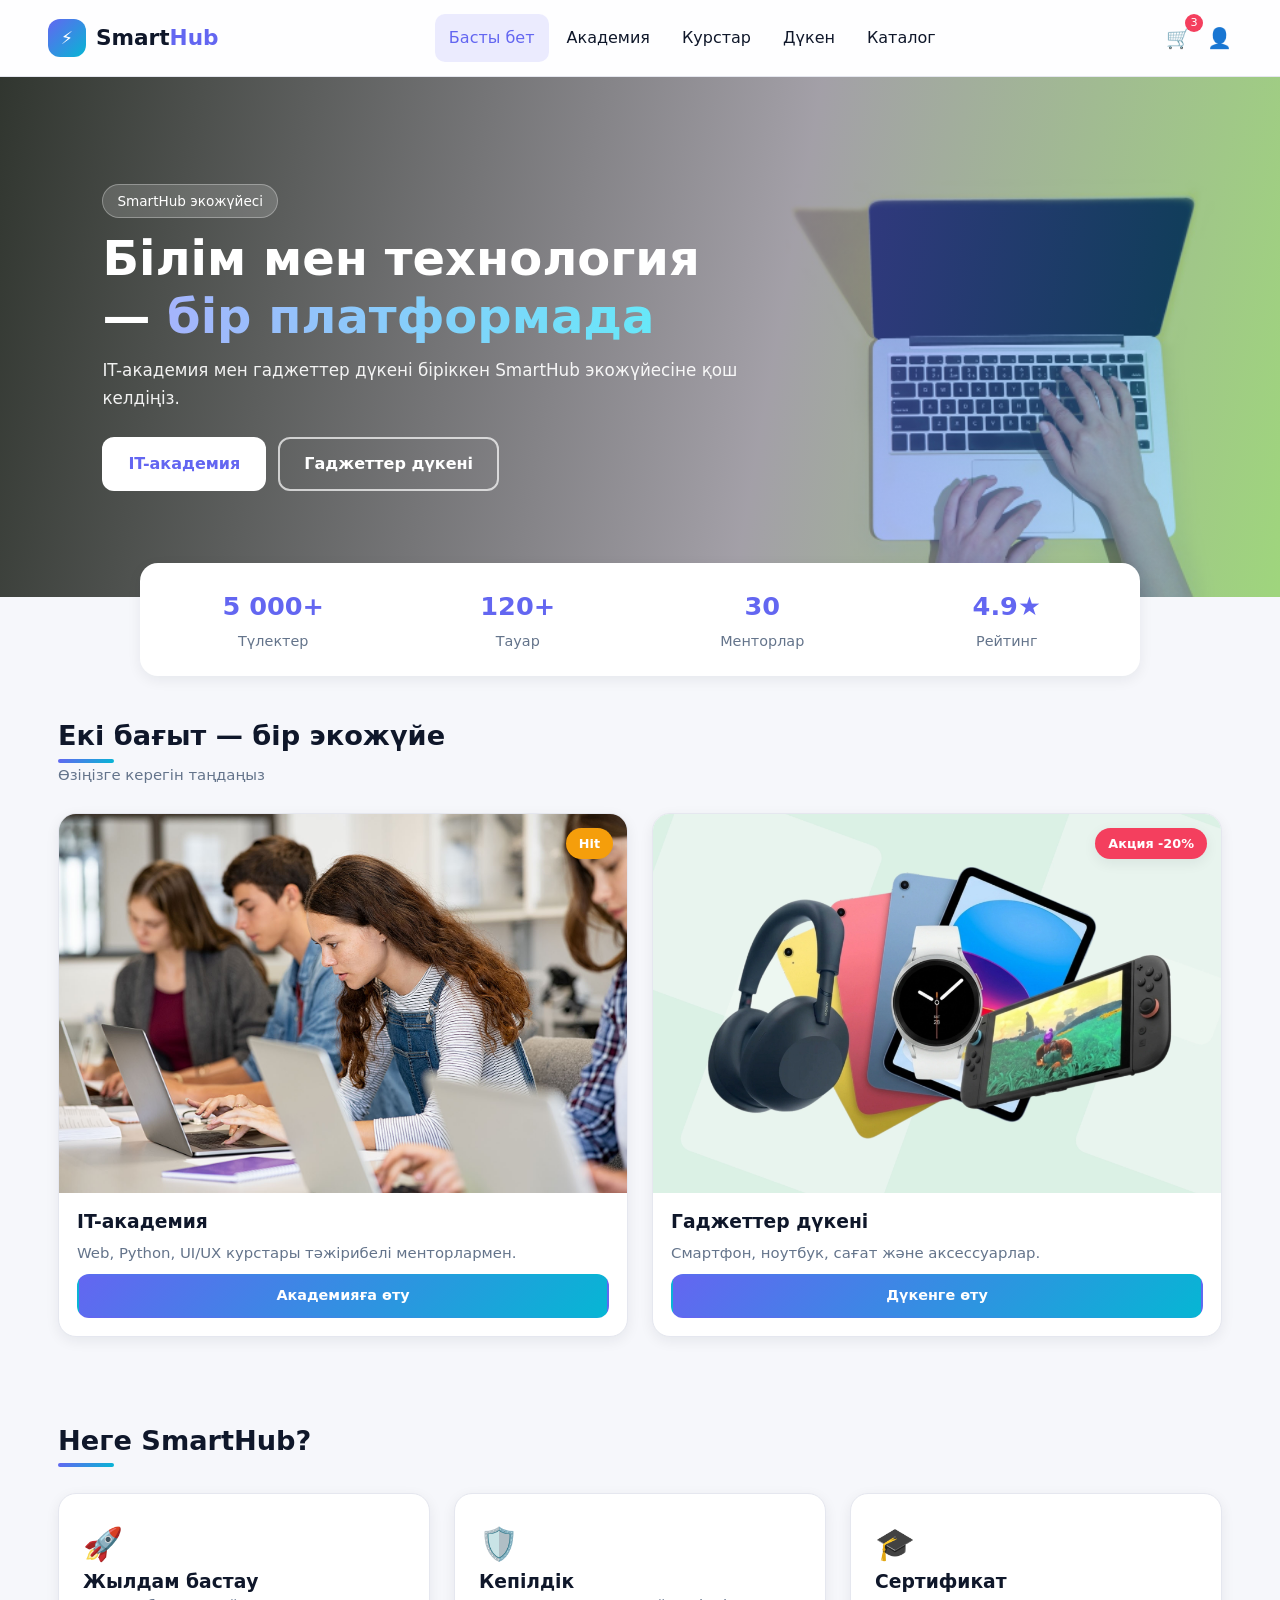
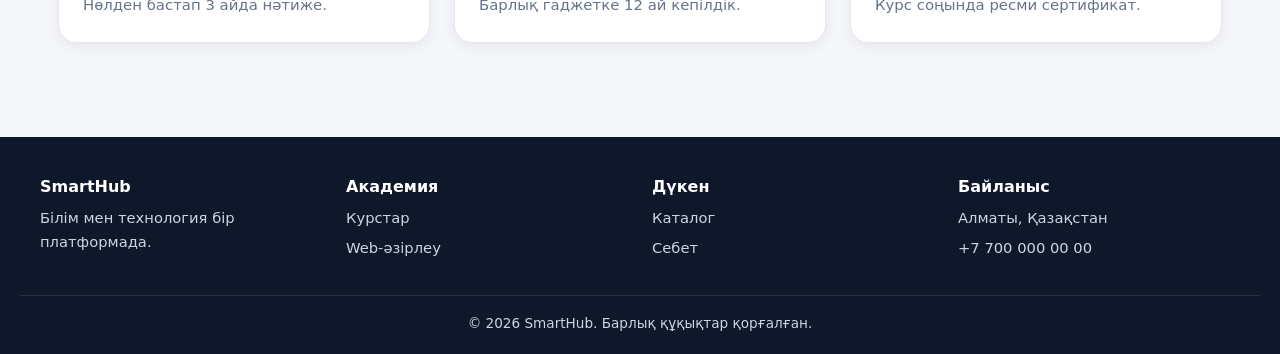
<file: index.html>
<!DOCTYPE html>
<html lang="kk">
<head>
<meta charset="UTF-8">
<meta name="viewport" content="width=device-width, initial-scale=1.0">
<title>Басты бет | SmartHub</title>
<link rel="stylesheet" href="css/style.css">
</head>
<body>
<header class="site-header">
  <a class="logo" href="index.html"><span class="logo-mark">⚡</span><span>Smart<b>Hub</b></span></a>
  <input type="checkbox" id="menu-toggle" class="menu-toggle">
  <label for="menu-toggle" class="burger" aria-label="Мәзір"><span></span><span></span><span></span></label>
  <nav class="main-nav">
    <a href="index.html" class="active">Басты бет</a>
    <a href="academy/index.html">Академия</a>
    <a href="academy/courses.html">Курстар</a>
    <a href="shop/index.html">Дүкен</a>
    <a href="shop/catalog.html">Каталог</a>
  </nav>
  <div class="header-icons"><a href="shop/cart.html" title="Себет">🛒<span class="count">3</span></a><a href="#" title="Профиль">👤</a></div>
</header>
<main>
<section class="hero">
  <img class="hero-bg" src="images/hero.jpg" alt="">
  <div class="hero-text"><span class="eyebrow">SmartHub экожүйесі</span><h1>Білім мен технология — <em>бір платформада</em></h1><p>IT-академия мен гаджеттер дүкені біріккен SmartHub экожүйесіне қош келдіңіз.</p><div class="hero-btns"><a class="btn btn-light" href="academy/index.html">IT-академия</a><a class="btn btn-ghost" href="shop/index.html">Гаджеттер дүкені</a></div></div>
</section>
<section class="stats"><div><b>5 000+</b><span>Түлектер</span></div><div><b>120+</b><span>Тауар</span></div><div><b>30</b><span>Менторлар</span></div><div><b>4.9★</b><span>Рейтинг</span></div></section>
<section class="section"><div class="section-head"><h2>Екі бағыт — бір экожүйе</h2><p class="muted">Өзіңізге керегін таңдаңыз</p></div>
  <div class="grid">
    <article class="card"><span class="badge badge-hit">Hit</span><div class="thumb"><img src="images/academy.jpg" alt="IT-академия"></div><div class="card-body"><h3>IT-академия</h3><p class="muted">Web, Python, UI/UX курстары тәжірибелі менторлармен.</p><a class="btn btn-sm" href="academy/index.html">Академияға өту</a></div></article>
    <article class="card"><span class="badge badge-sale">Акция -20%</span><div class="thumb"><img src="images/shop.jpg" alt="Гаджеттер дүкені"></div><div class="card-body"><h3>Гаджеттер дүкені</h3><p class="muted">Смартфон, ноутбук, сағат және аксессуарлар.</p><a class="btn btn-sm" href="shop/index.html">Дүкенге өту</a></div></article>
  </div></section>
<section class="section"><div class="section-head"><h2>Неге SmartHub?</h2></div>
  <div class="grid features">
    <article class="feature"><span>🚀</span><h3>Жылдам бастау</h3><p class="muted">Нөлден бастап 3 айда нәтиже.</p></article>
    <article class="feature"><span>🛡️</span><h3>Кепілдік</h3><p class="muted">Барлық гаджетке 12 ай кепілдік.</p></article>
    <article class="feature"><span>🎓</span><h3>Сертификат</h3><p class="muted">Курс соңында ресми сертификат.</p></article>
  </div></section>
</main>
<footer class="site-footer">
  <div class="footer-grid">
    <div><h4>SmartHub</h4><p>Білім мен технология бір платформада.</p></div>
    <div><h4>Академия</h4><a href="academy/courses.html">Курстар</a><a href="academy/detail.html">Web-әзірлеу</a></div>
    <div><h4>Дүкен</h4><a href="shop/catalog.html">Каталог</a><a href="shop/cart.html">Себет</a></div>
    <div><h4>Байланыс</h4><p>Алматы, Қазақстан</p><p>+7 700 000 00 00</p></div>
  </div>
  <p class="copy">© 2026 SmartHub. Барлық құқықтар қорғалған.</p>
</footer>
</body>
</html>
</file>
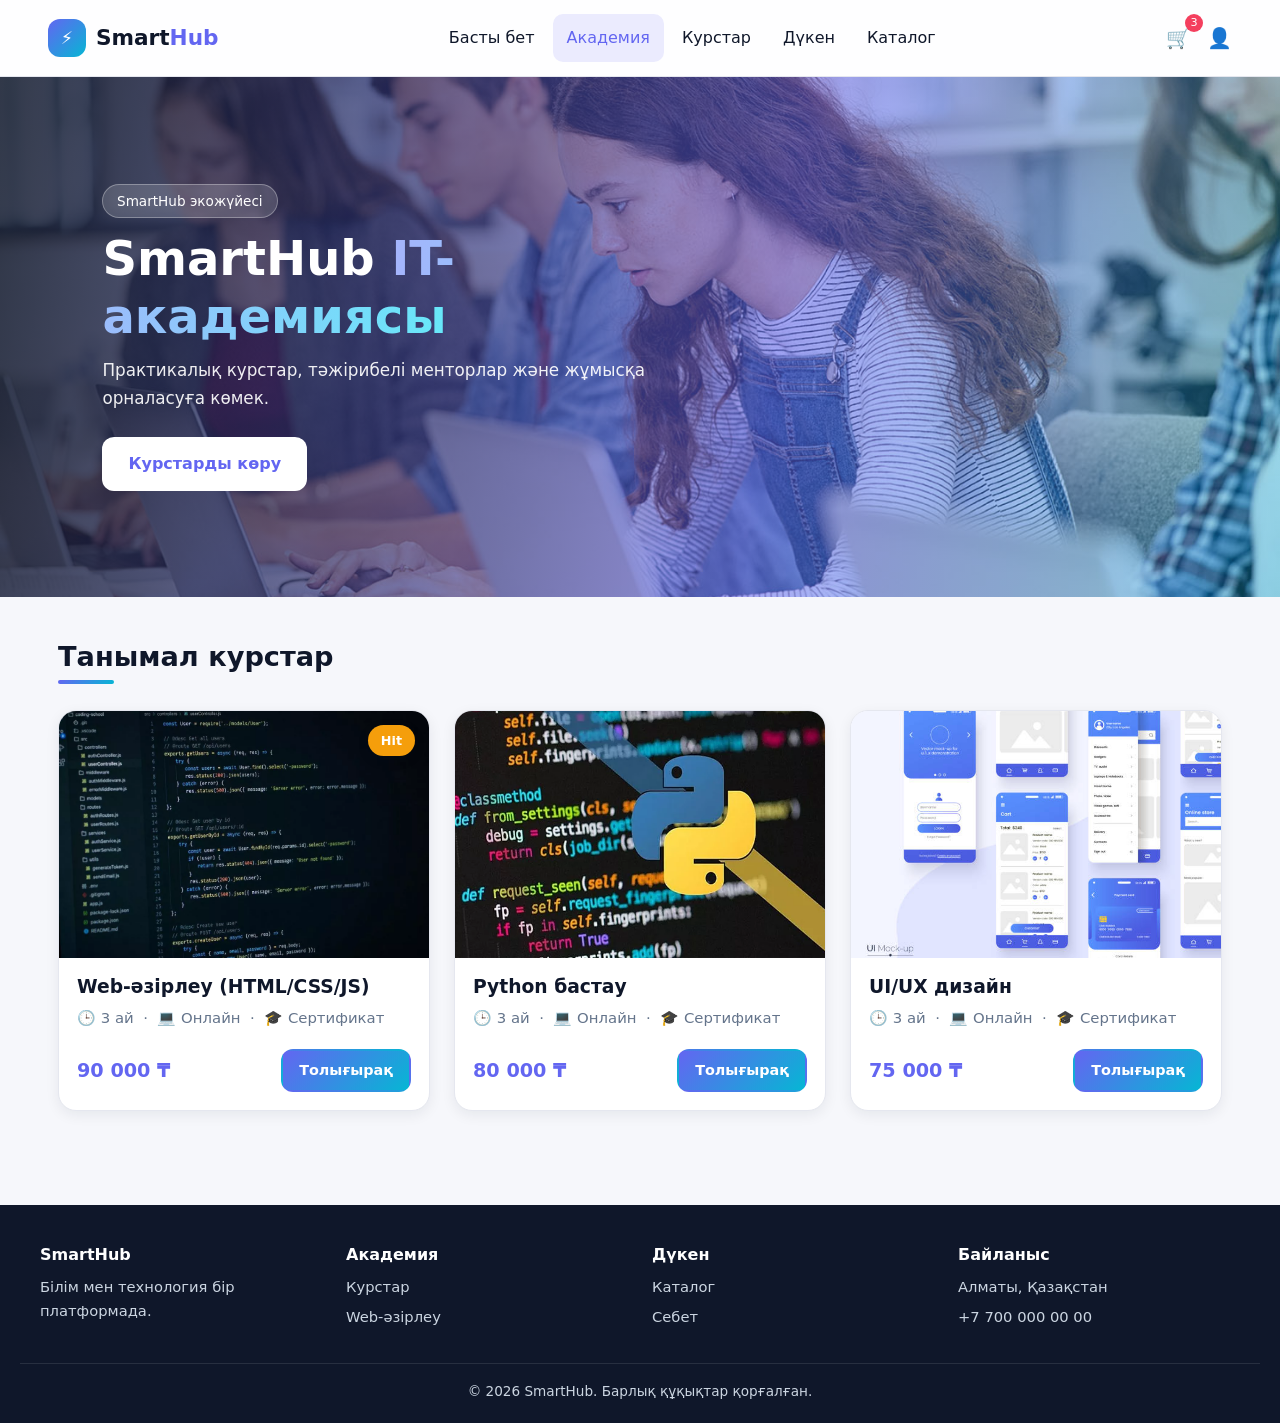
<file: academy/index.html>
<!DOCTYPE html>
<html lang="kk">
<head>
<meta charset="UTF-8">
<meta name="viewport" content="width=device-width, initial-scale=1.0">
<title>IT-академия | SmartHub</title>
<link rel="stylesheet" href="../css/style.css">
</head>
<body>
<header class="site-header">
  <a class="logo" href="../index.html"><span class="logo-mark">⚡</span><span>Smart<b>Hub</b></span></a>
  <input type="checkbox" id="menu-toggle" class="menu-toggle">
  <label for="menu-toggle" class="burger" aria-label="Мәзір"><span></span><span></span><span></span></label>
  <nav class="main-nav">
    <a href="../index.html">Басты бет</a>
    <a href="../academy/index.html" class="active">Академия</a>
    <a href="../academy/courses.html">Курстар</a>
    <a href="../shop/index.html">Дүкен</a>
    <a href="../shop/catalog.html">Каталог</a>
  </nav>
  <div class="header-icons"><a href="../shop/cart.html" title="Себет">🛒<span class="count">3</span></a><a href="#" title="Профиль">👤</a></div>
</header>
<main>
<section class="hero">
  <img class="hero-bg" src="../images/academy.jpg" alt="">
  <div class="hero-text"><span class="eyebrow">SmartHub экожүйесі</span><h1>SmartHub <em>IT-академиясы</em></h1><p>Практикалық курстар, тәжірибелі менторлар және жұмысқа орналасуға көмек.</p><div class="hero-btns"><a class="btn btn-light" href="courses.html">Курстарды көру</a></div></div>
</section>
<section class="section"><div class="section-head"><h2>Танымал курстар</h2></div><div class="grid"><article class="card web"><span class="badge badge-hit">Hit</span><div class="thumb"><img src="../images/course-web.jpg" alt="Web-әзірлеу (HTML/CSS/JS)"></div><div class="card-body"><h3>Web-әзірлеу (HTML/CSS/JS)</h3><p class="muted">🕒 3 ай &nbsp;·&nbsp; 💻 Онлайн &nbsp;·&nbsp; 🎓 Сертификат</p><div class="card-foot"><span class="price">90 000 ₸</span><a class="btn btn-sm" href="detail.html">Толығырақ</a></div></div></article><article class="card py"><div class="thumb"><img src="../images/course-python.jpg" alt="Python бастау"></div><div class="card-body"><h3>Python бастау</h3><p class="muted">🕒 3 ай &nbsp;·&nbsp; 💻 Онлайн &nbsp;·&nbsp; 🎓 Сертификат</p><div class="card-foot"><span class="price">80 000 ₸</span><a class="btn btn-sm" href="detail.html">Толығырақ</a></div></div></article><article class="card ux"><div class="thumb"><img src="../images/course-ux.jpg" alt="UI/UX дизайн"></div><div class="card-body"><h3>UI/UX дизайн</h3><p class="muted">🕒 3 ай &nbsp;·&nbsp; 💻 Онлайн &nbsp;·&nbsp; 🎓 Сертификат</p><div class="card-foot"><span class="price">75 000 ₸</span><a class="btn btn-sm" href="detail.html">Толығырақ</a></div></div></article></div></section>
</main>
<footer class="site-footer">
  <div class="footer-grid">
    <div><h4>SmartHub</h4><p>Білім мен технология бір платформада.</p></div>
    <div><h4>Академия</h4><a href="../academy/courses.html">Курстар</a><a href="../academy/detail.html">Web-әзірлеу</a></div>
    <div><h4>Дүкен</h4><a href="../shop/catalog.html">Каталог</a><a href="../shop/cart.html">Себет</a></div>
    <div><h4>Байланыс</h4><p>Алматы, Қазақстан</p><p>+7 700 000 00 00</p></div>
  </div>
  <p class="copy">© 2026 SmartHub. Барлық құқықтар қорғалған.</p>
</footer>
</body>
</html>
</file>
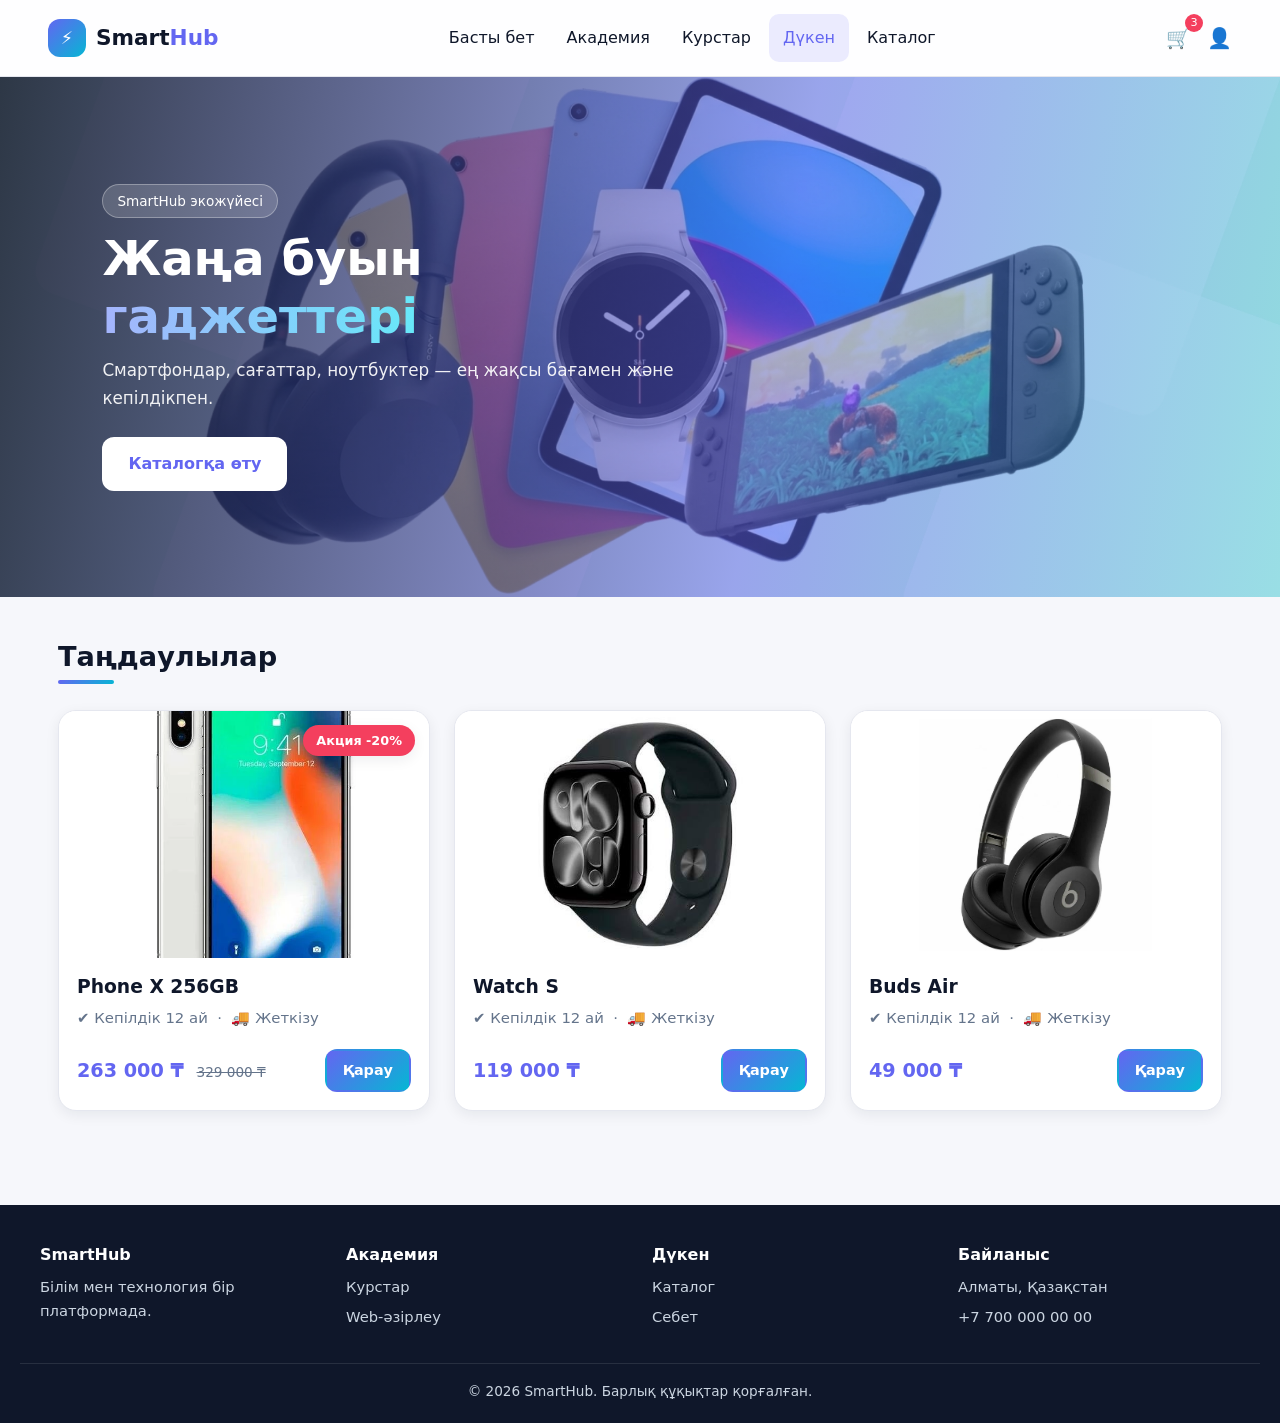
<file: shop/index.html>
<!DOCTYPE html>
<html lang="kk">
<head>
<meta charset="UTF-8">
<meta name="viewport" content="width=device-width, initial-scale=1.0">
<title>Гаджеттер дүкені | SmartHub</title>
<link rel="stylesheet" href="../css/style.css">
</head>
<body>
<header class="site-header">
  <a class="logo" href="../index.html"><span class="logo-mark">⚡</span><span>Smart<b>Hub</b></span></a>
  <input type="checkbox" id="menu-toggle" class="menu-toggle">
  <label for="menu-toggle" class="burger" aria-label="Мәзір"><span></span><span></span><span></span></label>
  <nav class="main-nav">
    <a href="../index.html">Басты бет</a>
    <a href="../academy/index.html">Академия</a>
    <a href="../academy/courses.html">Курстар</a>
    <a href="../shop/index.html" class="active">Дүкен</a>
    <a href="../shop/catalog.html">Каталог</a>
  </nav>
  <div class="header-icons"><a href="../shop/cart.html" title="Себет">🛒<span class="count">3</span></a><a href="#" title="Профиль">👤</a></div>
</header>
<main>
<section class="hero">
  <img class="hero-bg" src="../images/shop.jpg" alt="">
  <div class="hero-text"><span class="eyebrow">SmartHub экожүйесі</span><h1>Жаңа буын <em>гаджеттері</em></h1><p>Смартфондар, сағаттар, ноутбуктер — ең жақсы бағамен және кепілдікпен.</p><div class="hero-btns"><a class="btn btn-light" href="catalog.html">Каталогқа өту</a></div></div>
</section>
<section class="section"><div class="section-head"><h2>Таңдаулылар</h2></div><div class="grid"><article class="card"><span class="badge badge-sale">Акция -20%</span><div class="thumb"><img src="../images/phone.jpg" alt="Phone X 256GB"></div><div class="card-body"><h3>Phone X 256GB</h3><p class="muted">✔ Кепілдік 12 ай &nbsp;·&nbsp; 🚚 Жеткізу</p><div class="card-foot"><span class="price">263 000 ₸ <s class="old">329 000 ₸</s></span><a class="btn btn-sm" href="detail.html">Қарау</a></div></div></article><article class="card"><div class="thumb"><img src="../images/watch.jpg" alt="Watch S"></div><div class="card-body"><h3>Watch S</h3><p class="muted">✔ Кепілдік 12 ай &nbsp;·&nbsp; 🚚 Жеткізу</p><div class="card-foot"><span class="price">119 000 ₸ </span><a class="btn btn-sm" href="detail.html">Қарау</a></div></div></article><article class="card"><div class="thumb"><img src="../images/buds.jpg" alt="Buds Air"></div><div class="card-body"><h3>Buds Air</h3><p class="muted">✔ Кепілдік 12 ай &nbsp;·&nbsp; 🚚 Жеткізу</p><div class="card-foot"><span class="price">49 000 ₸ </span><a class="btn btn-sm" href="detail.html">Қарау</a></div></div></article></div></section>
</main>
<footer class="site-footer">
  <div class="footer-grid">
    <div><h4>SmartHub</h4><p>Білім мен технология бір платформада.</p></div>
    <div><h4>Академия</h4><a href="../academy/courses.html">Курстар</a><a href="../academy/detail.html">Web-әзірлеу</a></div>
    <div><h4>Дүкен</h4><a href="../shop/catalog.html">Каталог</a><a href="../shop/cart.html">Себет</a></div>
    <div><h4>Байланыс</h4><p>Алматы, Қазақстан</p><p>+7 700 000 00 00</p></div>
  </div>
  <p class="copy">© 2026 SmartHub. Барлық құқықтар қорғалған.</p>
</footer>
</body>
</html>
</file>
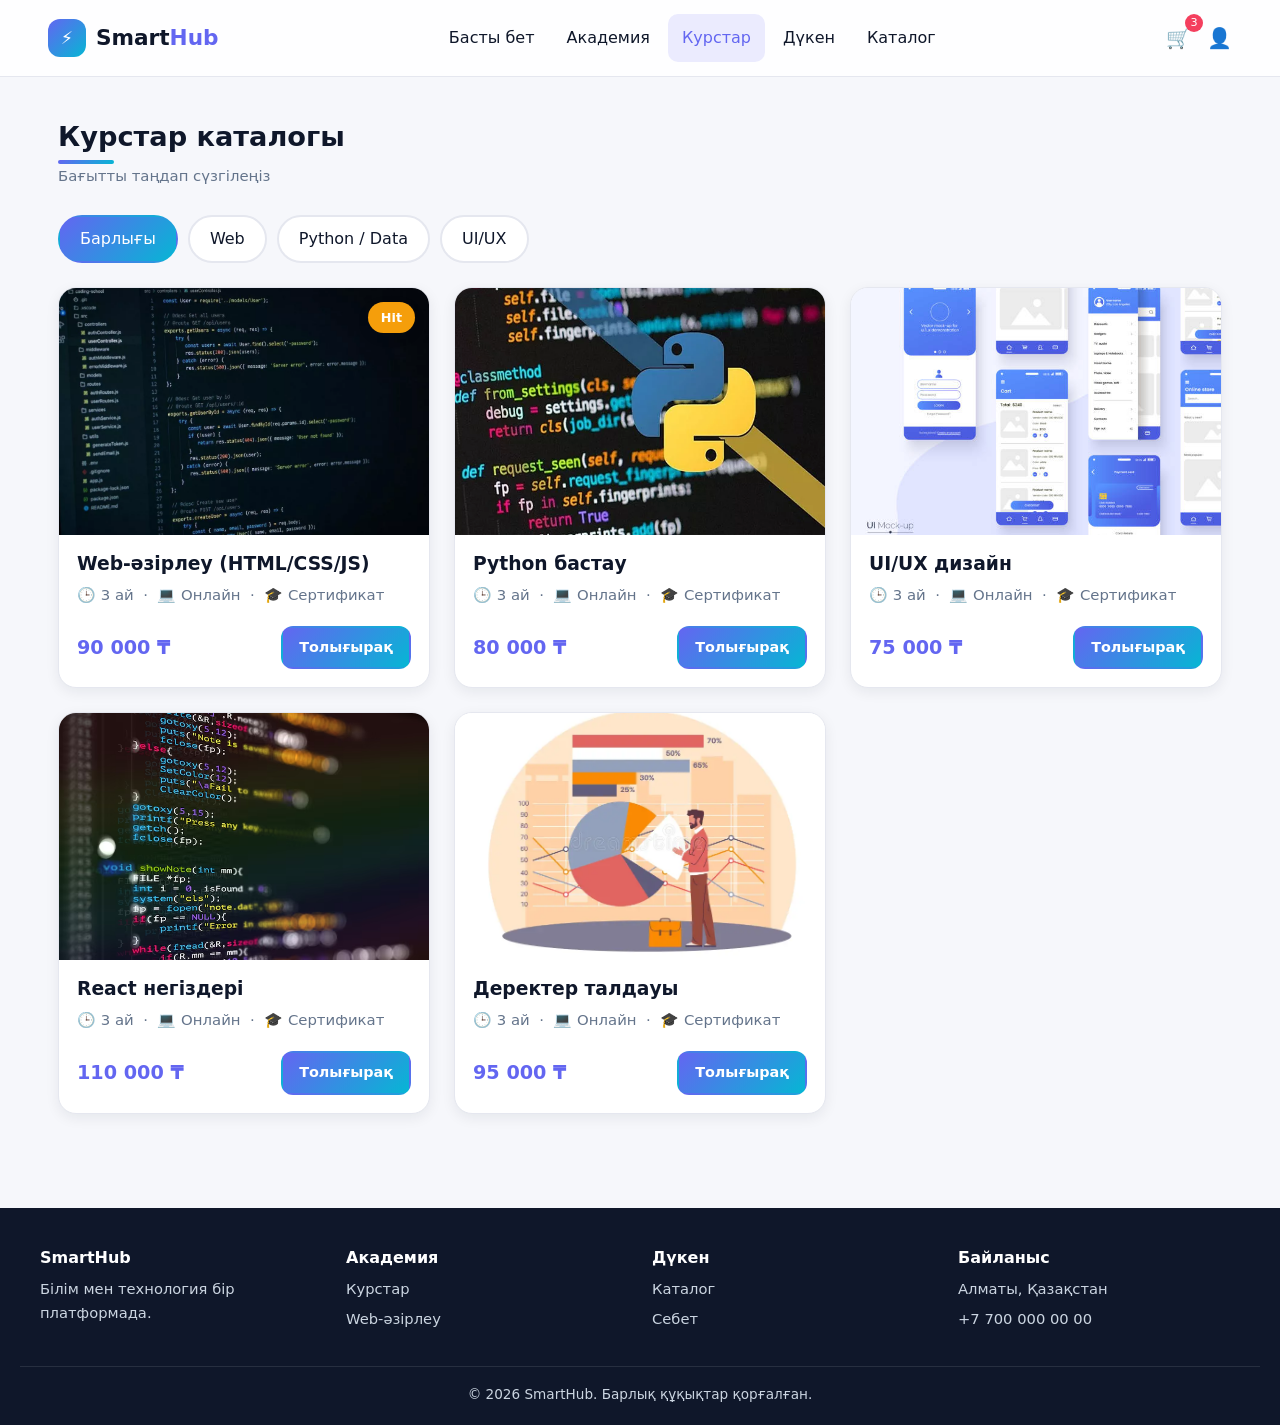
<file: academy/courses.html>
<!DOCTYPE html>
<html lang="kk">
<head>
<meta charset="UTF-8">
<meta name="viewport" content="width=device-width, initial-scale=1.0">
<title>Курстар | SmartHub</title>
<link rel="stylesheet" href="../css/style.css">
</head>
<body>
<header class="site-header">
  <a class="logo" href="../index.html"><span class="logo-mark">⚡</span><span>Smart<b>Hub</b></span></a>
  <input type="checkbox" id="menu-toggle" class="menu-toggle">
  <label for="menu-toggle" class="burger" aria-label="Мәзір"><span></span><span></span><span></span></label>
  <nav class="main-nav">
    <a href="../index.html">Басты бет</a>
    <a href="../academy/index.html">Академия</a>
    <a href="../academy/courses.html" class="active">Курстар</a>
    <a href="../shop/index.html">Дүкен</a>
    <a href="../shop/catalog.html">Каталог</a>
  </nav>
  <div class="header-icons"><a href="../shop/cart.html" title="Себет">🛒<span class="count">3</span></a><a href="#" title="Профиль">👤</a></div>
</header>
<main>

<section class="section courses-wrap"><div class="section-head"><h2>Курстар каталогы</h2><p class="muted">Бағытты таңдап сүзгілеңіз</p></div>
  <div class="filters">
    <input type="radio" name="f" id="f-all" checked><label for="f-all">Барлығы</label>
    <input type="radio" name="f" id="f-web"><label for="f-web">Web</label>
    <input type="radio" name="f" id="f-py"><label for="f-py">Python / Data</label>
    <input type="radio" name="f" id="f-ux"><label for="f-ux">UI/UX</label>
  </div>
  <div class="grid"><article class="card web"><span class="badge badge-hit">Hit</span><div class="thumb"><img src="../images/course-web.jpg" alt="Web-әзірлеу (HTML/CSS/JS)"></div><div class="card-body"><h3>Web-әзірлеу (HTML/CSS/JS)</h3><p class="muted">🕒 3 ай &nbsp;·&nbsp; 💻 Онлайн &nbsp;·&nbsp; 🎓 Сертификат</p><div class="card-foot"><span class="price">90 000 ₸</span><a class="btn btn-sm" href="detail.html">Толығырақ</a></div></div></article><article class="card py"><div class="thumb"><img src="../images/course-python.jpg" alt="Python бастау"></div><div class="card-body"><h3>Python бастау</h3><p class="muted">🕒 3 ай &nbsp;·&nbsp; 💻 Онлайн &nbsp;·&nbsp; 🎓 Сертификат</p><div class="card-foot"><span class="price">80 000 ₸</span><a class="btn btn-sm" href="detail.html">Толығырақ</a></div></div></article><article class="card ux"><div class="thumb"><img src="../images/course-ux.jpg" alt="UI/UX дизайн"></div><div class="card-body"><h3>UI/UX дизайн</h3><p class="muted">🕒 3 ай &nbsp;·&nbsp; 💻 Онлайн &nbsp;·&nbsp; 🎓 Сертификат</p><div class="card-foot"><span class="price">75 000 ₸</span><a class="btn btn-sm" href="detail.html">Толығырақ</a></div></div></article><article class="card web"><div class="thumb"><img src="../images/course-react.jpg" alt="React негіздері"></div><div class="card-body"><h3>React негіздері</h3><p class="muted">🕒 3 ай &nbsp;·&nbsp; 💻 Онлайн &nbsp;·&nbsp; 🎓 Сертификат</p><div class="card-foot"><span class="price">110 000 ₸</span><a class="btn btn-sm" href="detail.html">Толығырақ</a></div></div></article><article class="card py"><div class="thumb"><img src="../images/course-data.jpg" alt="Деректер талдауы"></div><div class="card-body"><h3>Деректер талдауы</h3><p class="muted">🕒 3 ай &nbsp;·&nbsp; 💻 Онлайн &nbsp;·&nbsp; 🎓 Сертификат</p><div class="card-foot"><span class="price">95 000 ₸</span><a class="btn btn-sm" href="detail.html">Толығырақ</a></div></div></article></div></section>
</main>
<footer class="site-footer">
  <div class="footer-grid">
    <div><h4>SmartHub</h4><p>Білім мен технология бір платформада.</p></div>
    <div><h4>Академия</h4><a href="../academy/courses.html">Курстар</a><a href="../academy/detail.html">Web-әзірлеу</a></div>
    <div><h4>Дүкен</h4><a href="../shop/catalog.html">Каталог</a><a href="../shop/cart.html">Себет</a></div>
    <div><h4>Байланыс</h4><p>Алматы, Қазақстан</p><p>+7 700 000 00 00</p></div>
  </div>
  <p class="copy">© 2026 SmartHub. Барлық құқықтар қорғалған.</p>
</footer>
</body>
</html>
</file>
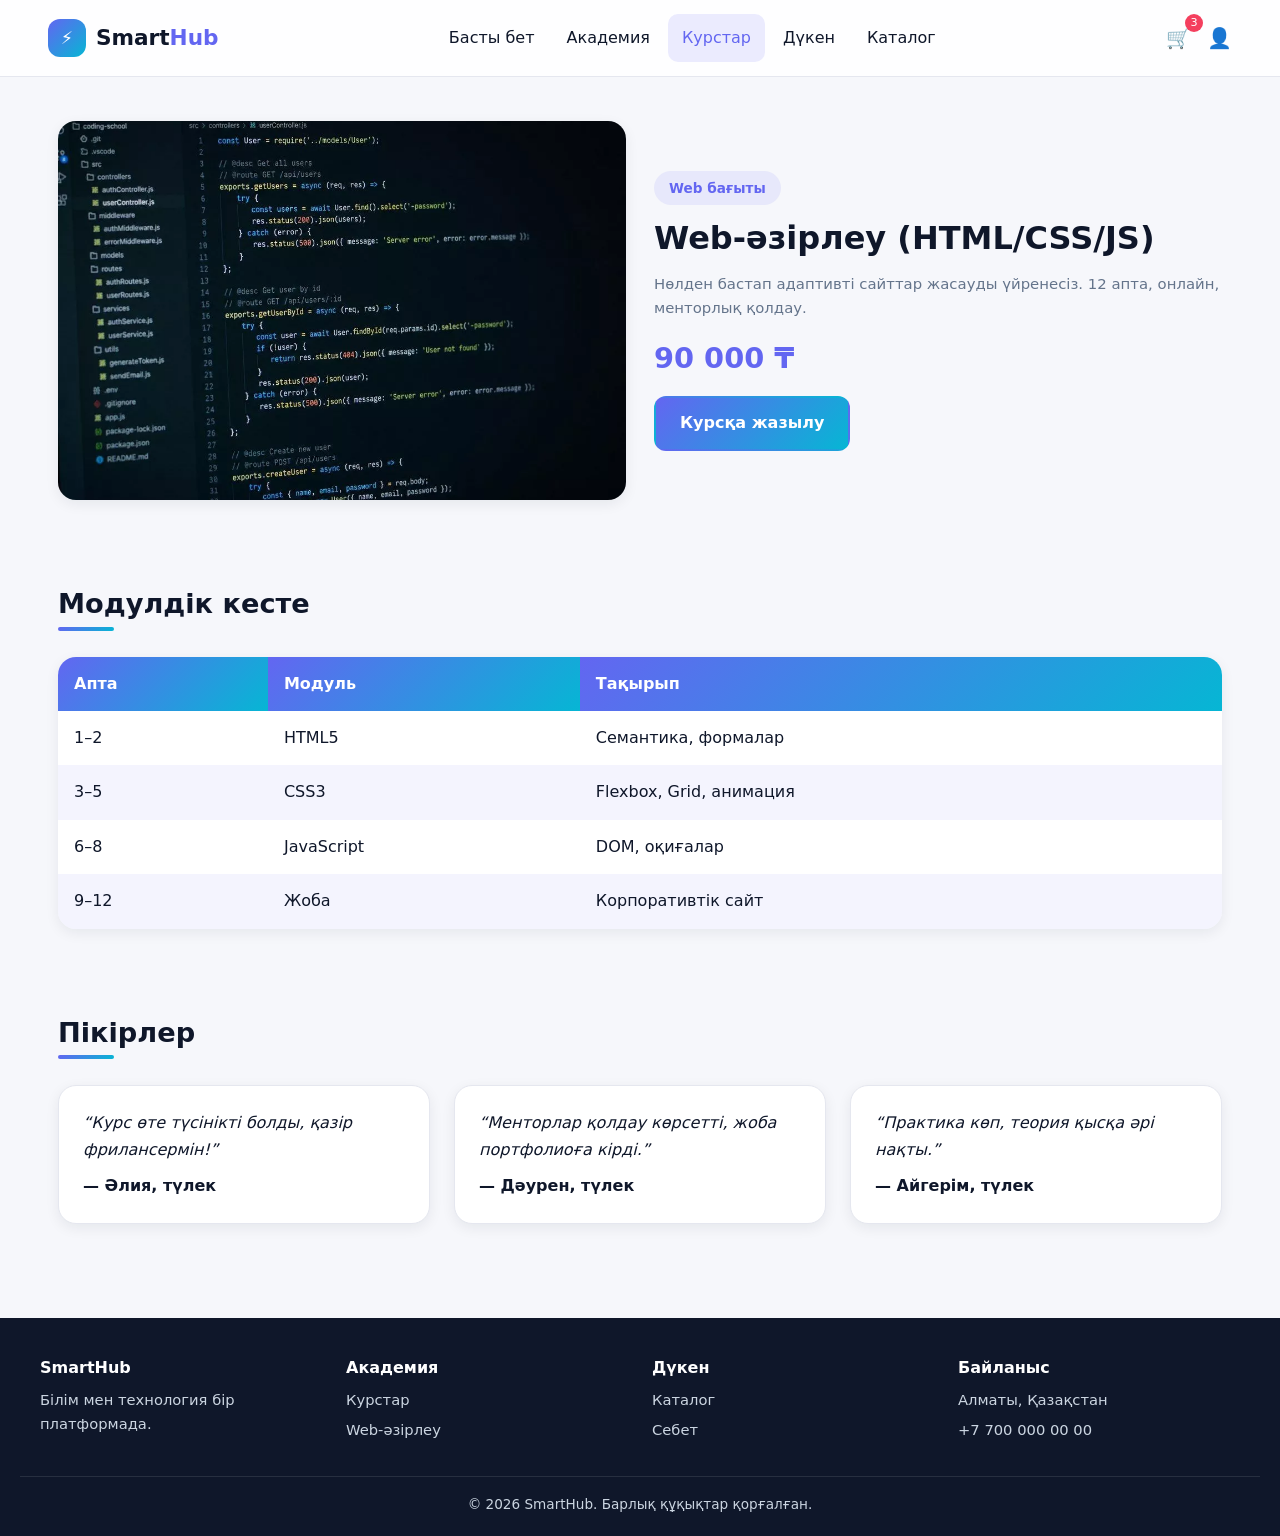
<file: academy/detail.html>
<!DOCTYPE html>
<html lang="kk">
<head>
<meta charset="UTF-8">
<meta name="viewport" content="width=device-width, initial-scale=1.0">
<title>Курс туралы | SmartHub</title>
<link rel="stylesheet" href="../css/style.css">
</head>
<body>
<header class="site-header">
  <a class="logo" href="../index.html"><span class="logo-mark">⚡</span><span>Smart<b>Hub</b></span></a>
  <input type="checkbox" id="menu-toggle" class="menu-toggle">
  <label for="menu-toggle" class="burger" aria-label="Мәзір"><span></span><span></span><span></span></label>
  <nav class="main-nav">
    <a href="../index.html">Басты бет</a>
    <a href="../academy/index.html">Академия</a>
    <a href="../academy/courses.html" class="active">Курстар</a>
    <a href="../shop/index.html">Дүкен</a>
    <a href="../shop/catalog.html">Каталог</a>
  </nav>
  <div class="header-icons"><a href="../shop/cart.html" title="Себет">🛒<span class="count">3</span></a><a href="#" title="Профиль">👤</a></div>
</header>
<main>

<section class="section detail">
  <div class="thumb big"><img src="../images/course-web.jpg" alt="Web-әзірлеу курсы"></div>
  <div><span class="eyebrow dark">Web бағыты</span><h1>Web-әзірлеу (HTML/CSS/JS)</h1><p class="muted">Нөлден бастап адаптивті сайттар жасауды үйренесіз. 12 апта, онлайн, менторлық қолдау.</p>
  <p class="price big-price">90 000 ₸</p><a class="btn" href="#">Курсқа жазылу</a></div>
</section>
<section class="section"><div class="section-head"><h2>Модулдік кесте</h2></div>
<div class="table-wrap"><table class="table"><thead><tr><th>Апта</th><th>Модуль</th><th>Тақырып</th></tr></thead><tbody>
<tr><td>1–2</td><td>HTML5</td><td>Семантика, формалар</td></tr>
<tr><td>3–5</td><td>CSS3</td><td>Flexbox, Grid, анимация</td></tr>
<tr><td>6–8</td><td>JavaScript</td><td>DOM, оқиғалар</td></tr>
<tr><td>9–12</td><td>Жоба</td><td>Корпоративтік сайт</td></tr></tbody></table></div></section>
<section class="section"><div class="section-head"><h2>Пікірлер</h2></div><div class="grid">
<article class="review"><p>“Курс өте түсінікті болды, қазір фрилансермін!”</p><b>— Әлия, түлек</b></article>
<article class="review"><p>“Менторлар қолдау көрсетті, жоба портфолиоға кірді.”</p><b>— Дәурен, түлек</b></article>
<article class="review"><p>“Практика көп, теория қысқа әрі нақты.”</p><b>— Айгерім, түлек</b></article>
</div></section>
</main>
<footer class="site-footer">
  <div class="footer-grid">
    <div><h4>SmartHub</h4><p>Білім мен технология бір платформада.</p></div>
    <div><h4>Академия</h4><a href="../academy/courses.html">Курстар</a><a href="../academy/detail.html">Web-әзірлеу</a></div>
    <div><h4>Дүкен</h4><a href="../shop/catalog.html">Каталог</a><a href="../shop/cart.html">Себет</a></div>
    <div><h4>Байланыс</h4><p>Алматы, Қазақстан</p><p>+7 700 000 00 00</p></div>
  </div>
  <p class="copy">© 2026 SmartHub. Барлық құқықтар қорғалған.</p>
</footer>
</body>
</html>
</file>
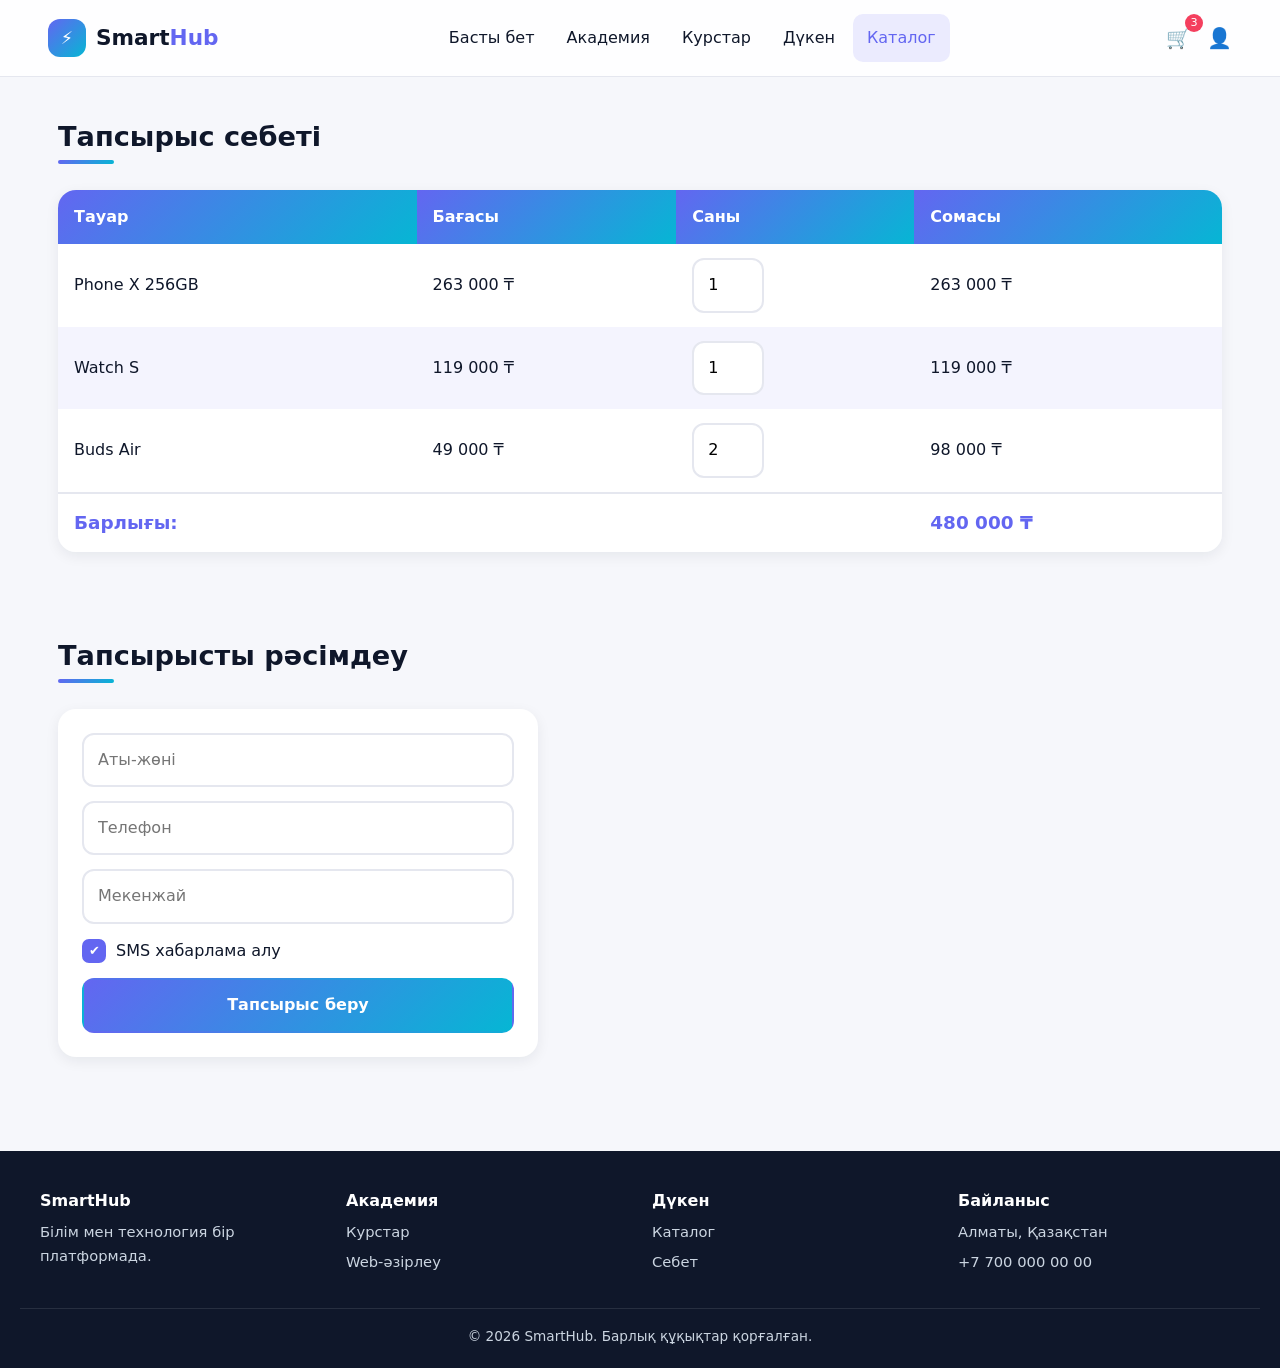
<file: shop/cart.html>
<!DOCTYPE html>
<html lang="kk">
<head>
<meta charset="UTF-8">
<meta name="viewport" content="width=device-width, initial-scale=1.0">
<title>Себет | SmartHub</title>
<link rel="stylesheet" href="../css/style.css">
</head>
<body>
<header class="site-header">
  <a class="logo" href="../index.html"><span class="logo-mark">⚡</span><span>Smart<b>Hub</b></span></a>
  <input type="checkbox" id="menu-toggle" class="menu-toggle">
  <label for="menu-toggle" class="burger" aria-label="Мәзір"><span></span><span></span><span></span></label>
  <nav class="main-nav">
    <a href="../index.html">Басты бет</a>
    <a href="../academy/index.html">Академия</a>
    <a href="../academy/courses.html">Курстар</a>
    <a href="../shop/index.html">Дүкен</a>
    <a href="../shop/catalog.html" class="active">Каталог</a>
  </nav>
  <div class="header-icons"><a href="../shop/cart.html" title="Себет">🛒<span class="count">3</span></a><a href="#" title="Профиль">👤</a></div>
</header>
<main>

<section class="section"><div class="section-head"><h2>Тапсырыс себеті</h2></div>
<div class="table-wrap"><table class="table" id="cart">
<thead><tr><th>Тауар</th><th>Бағасы</th><th>Саны</th><th>Сомасы</th></tr></thead>
<tbody>
<tr data-price="263000"><td>Phone X 256GB</td><td>263 000 ₸</td><td><input type="number" min="1" value="1"></td><td class="sum"></td></tr>
<tr data-price="119000"><td>Watch S</td><td>119 000 ₸</td><td><input type="number" min="1" value="1"></td><td class="sum"></td></tr>
<tr data-price="49000"><td>Buds Air</td><td>49 000 ₸</td><td><input type="number" min="1" value="2"></td><td class="sum"></td></tr>
</tbody>
<tfoot><tr><td colspan="3">Барлығы:</td><td id="total"></td></tr></tfoot></table></div></section>
<section class="section"><div class="section-head"><h2>Тапсырысты рәсімдеу</h2></div>
<form class="form">
  <input type="text" placeholder="Аты-жөні" required>
  <input type="tel" placeholder="Телефон" required>
  <input type="text" placeholder="Мекенжай">
  <label class="check"><input type="checkbox" checked><span>SMS хабарлама алу</span></label>
  <button class="btn" type="submit">Тапсырыс беру</button>
</form></section>
<script>
function calc(){
  let total = 0;
  document.querySelectorAll("#cart tbody tr").forEach(function(tr){
    const sum = tr.dataset.price * tr.querySelector("input").value;
    tr.querySelector(".sum").textContent = sum.toLocaleString("ru-RU") + " ₸";
    total += sum;
  });
  document.getElementById("total").textContent = total.toLocaleString("ru-RU") + " ₸";
}
document.querySelectorAll("#cart input").forEach(function(i){ i.addEventListener("input", calc); });
calc();
</script>
</main>
<footer class="site-footer">
  <div class="footer-grid">
    <div><h4>SmartHub</h4><p>Білім мен технология бір платформада.</p></div>
    <div><h4>Академия</h4><a href="../academy/courses.html">Курстар</a><a href="../academy/detail.html">Web-әзірлеу</a></div>
    <div><h4>Дүкен</h4><a href="../shop/catalog.html">Каталог</a><a href="../shop/cart.html">Себет</a></div>
    <div><h4>Байланыс</h4><p>Алматы, Қазақстан</p><p>+7 700 000 00 00</p></div>
  </div>
  <p class="copy">© 2026 SmartHub. Барлық құқықтар қорғалған.</p>
</footer>
</body>
</html>
</file>
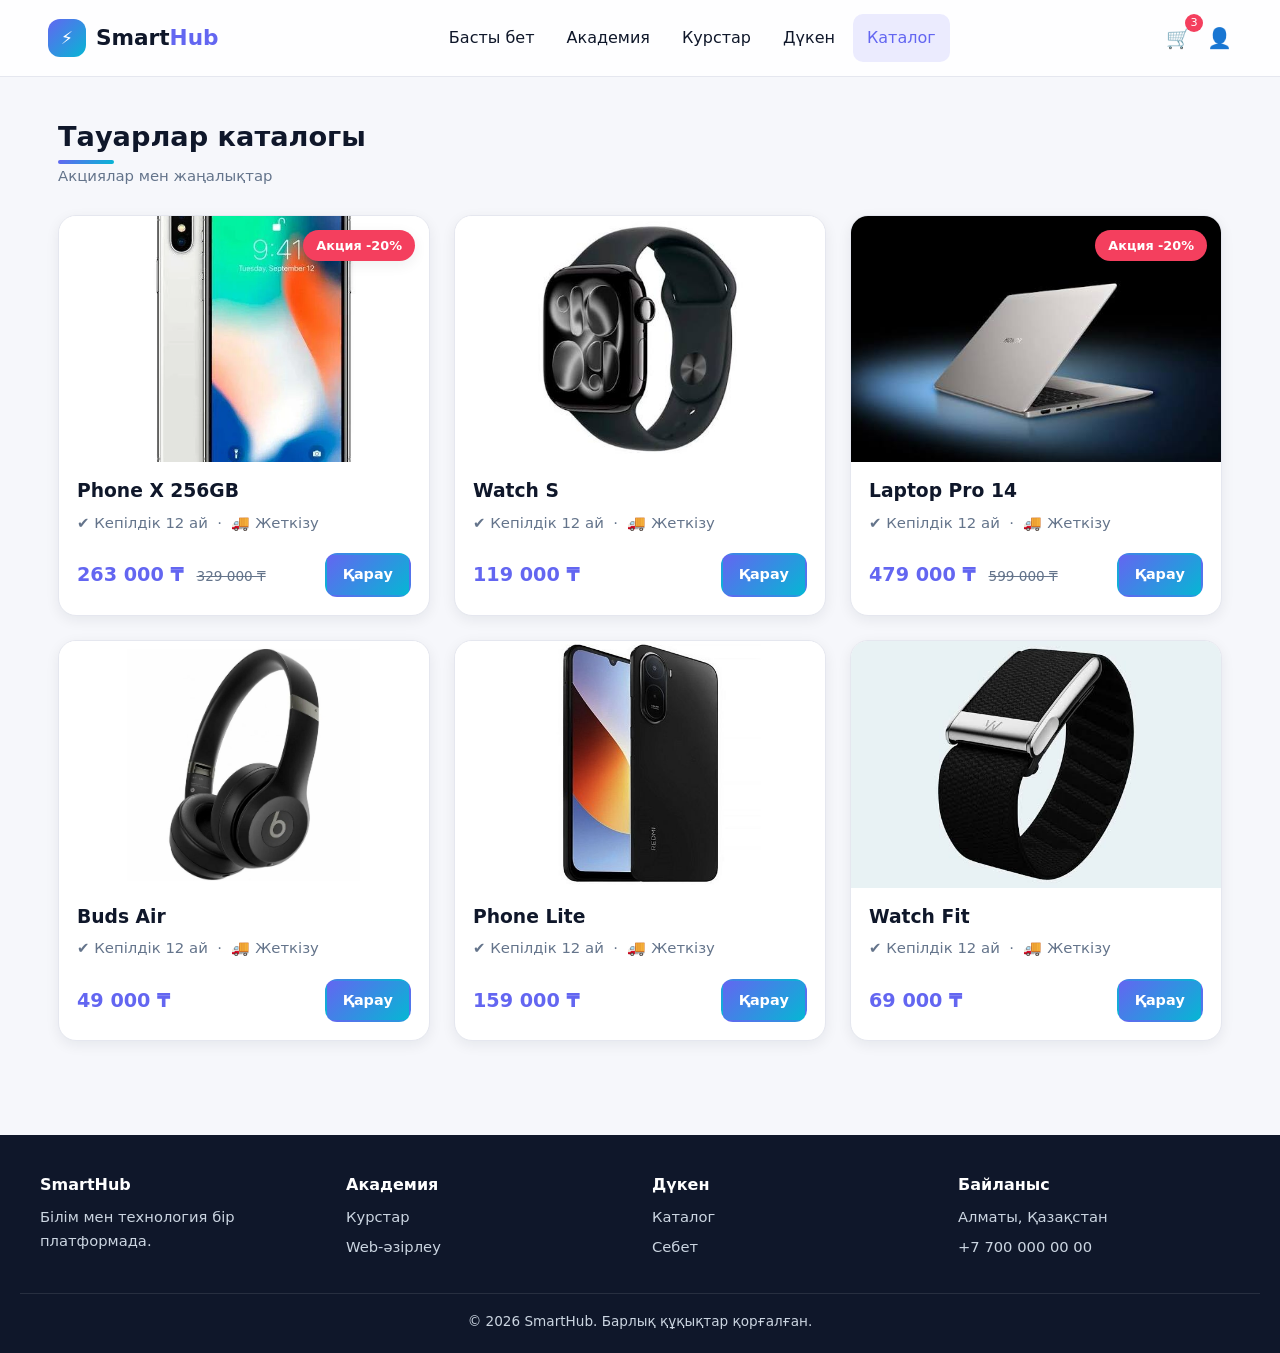
<file: shop/catalog.html>
<!DOCTYPE html>
<html lang="kk">
<head>
<meta charset="UTF-8">
<meta name="viewport" content="width=device-width, initial-scale=1.0">
<title>Каталог | SmartHub</title>
<link rel="stylesheet" href="../css/style.css">
</head>
<body>
<header class="site-header">
  <a class="logo" href="../index.html"><span class="logo-mark">⚡</span><span>Smart<b>Hub</b></span></a>
  <input type="checkbox" id="menu-toggle" class="menu-toggle">
  <label for="menu-toggle" class="burger" aria-label="Мәзір"><span></span><span></span><span></span></label>
  <nav class="main-nav">
    <a href="../index.html">Басты бет</a>
    <a href="../academy/index.html">Академия</a>
    <a href="../academy/courses.html">Курстар</a>
    <a href="../shop/index.html">Дүкен</a>
    <a href="../shop/catalog.html" class="active">Каталог</a>
  </nav>
  <div class="header-icons"><a href="../shop/cart.html" title="Себет">🛒<span class="count">3</span></a><a href="#" title="Профиль">👤</a></div>
</header>
<main>

<section class="section"><div class="section-head"><h2>Тауарлар каталогы</h2><p class="muted">Акциялар мен жаңалықтар</p></div><div class="grid"><article class="card"><span class="badge badge-sale">Акция -20%</span><div class="thumb"><img src="../images/phone.jpg" alt="Phone X 256GB"></div><div class="card-body"><h3>Phone X 256GB</h3><p class="muted">✔ Кепілдік 12 ай &nbsp;·&nbsp; 🚚 Жеткізу</p><div class="card-foot"><span class="price">263 000 ₸ <s class="old">329 000 ₸</s></span><a class="btn btn-sm" href="detail.html">Қарау</a></div></div></article><article class="card"><div class="thumb"><img src="../images/watch.jpg" alt="Watch S"></div><div class="card-body"><h3>Watch S</h3><p class="muted">✔ Кепілдік 12 ай &nbsp;·&nbsp; 🚚 Жеткізу</p><div class="card-foot"><span class="price">119 000 ₸ </span><a class="btn btn-sm" href="detail.html">Қарау</a></div></div></article><article class="card"><span class="badge badge-sale">Акция -20%</span><div class="thumb"><img src="../images/laptop.jpg" alt="Laptop Pro 14"></div><div class="card-body"><h3>Laptop Pro 14</h3><p class="muted">✔ Кепілдік 12 ай &nbsp;·&nbsp; 🚚 Жеткізу</p><div class="card-foot"><span class="price">479 000 ₸ <s class="old">599 000 ₸</s></span><a class="btn btn-sm" href="detail.html">Қарау</a></div></div></article><article class="card"><div class="thumb"><img src="../images/buds.jpg" alt="Buds Air"></div><div class="card-body"><h3>Buds Air</h3><p class="muted">✔ Кепілдік 12 ай &nbsp;·&nbsp; 🚚 Жеткізу</p><div class="card-foot"><span class="price">49 000 ₸ </span><a class="btn btn-sm" href="detail.html">Қарау</a></div></div></article><article class="card"><div class="thumb"><img src="../images/phone-lite.jpg" alt="Phone Lite"></div><div class="card-body"><h3>Phone Lite</h3><p class="muted">✔ Кепілдік 12 ай &nbsp;·&nbsp; 🚚 Жеткізу</p><div class="card-foot"><span class="price">159 000 ₸ </span><a class="btn btn-sm" href="detail.html">Қарау</a></div></div></article><article class="card"><div class="thumb"><img src="../images/watch-fit.jpg" alt="Watch Fit"></div><div class="card-body"><h3>Watch Fit</h3><p class="muted">✔ Кепілдік 12 ай &nbsp;·&nbsp; 🚚 Жеткізу</p><div class="card-foot"><span class="price">69 000 ₸ </span><a class="btn btn-sm" href="detail.html">Қарау</a></div></div></article></div></section>
</main>
<footer class="site-footer">
  <div class="footer-grid">
    <div><h4>SmartHub</h4><p>Білім мен технология бір платформада.</p></div>
    <div><h4>Академия</h4><a href="../academy/courses.html">Курстар</a><a href="../academy/detail.html">Web-әзірлеу</a></div>
    <div><h4>Дүкен</h4><a href="../shop/catalog.html">Каталог</a><a href="../shop/cart.html">Себет</a></div>
    <div><h4>Байланыс</h4><p>Алматы, Қазақстан</p><p>+7 700 000 00 00</p></div>
  </div>
  <p class="copy">© 2026 SmartHub. Барлық құқықтар қорғалған.</p>
</footer>
</body>
</html>
</file>
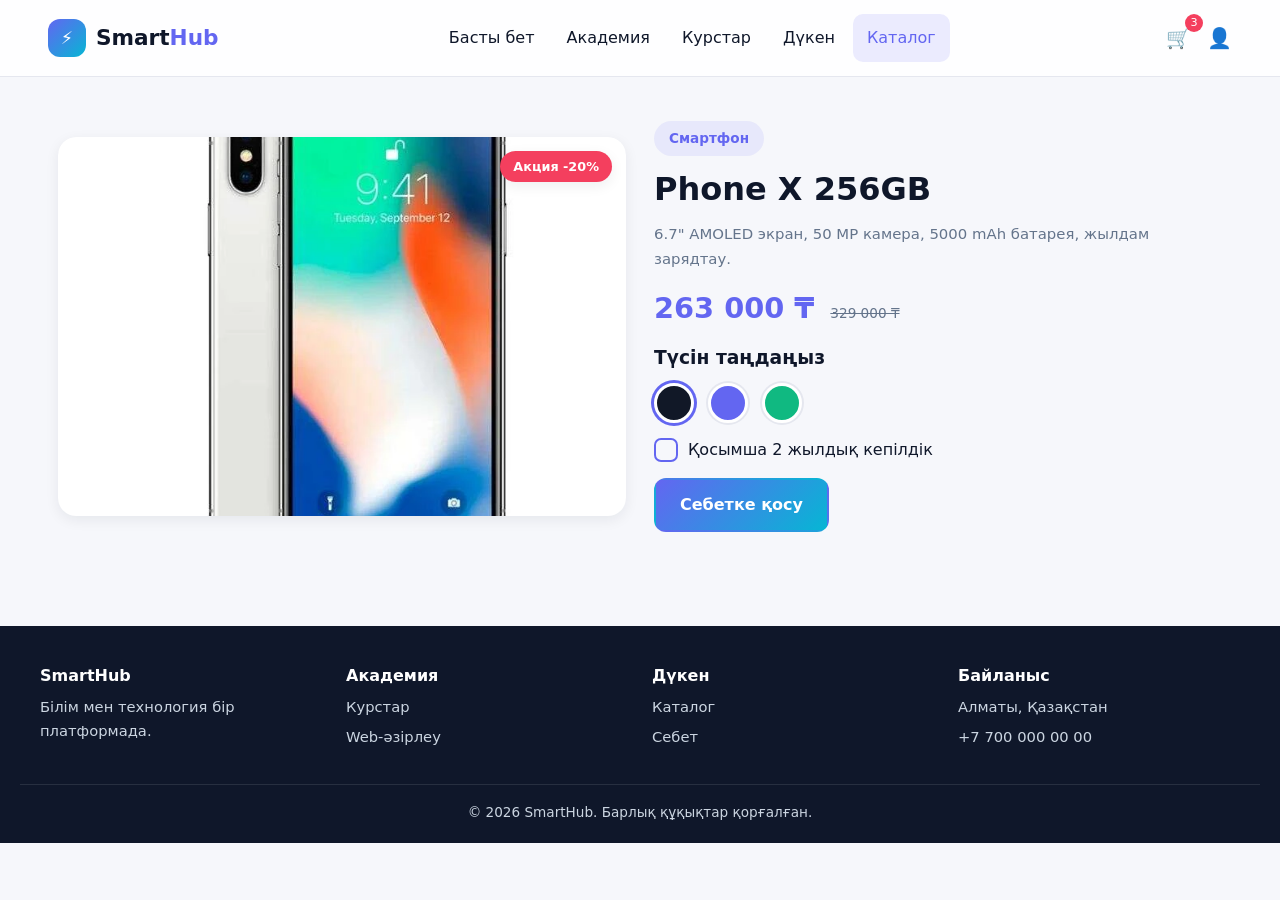
<file: shop/detail.html>
<!DOCTYPE html>
<html lang="kk">
<head>
<meta charset="UTF-8">
<meta name="viewport" content="width=device-width, initial-scale=1.0">
<title>Гаджет сипаттамасы | SmartHub</title>
<link rel="stylesheet" href="../css/style.css">
</head>
<body>
<header class="site-header">
  <a class="logo" href="../index.html"><span class="logo-mark">⚡</span><span>Smart<b>Hub</b></span></a>
  <input type="checkbox" id="menu-toggle" class="menu-toggle">
  <label for="menu-toggle" class="burger" aria-label="Мәзір"><span></span><span></span><span></span></label>
  <nav class="main-nav">
    <a href="../index.html">Басты бет</a>
    <a href="../academy/index.html">Академия</a>
    <a href="../academy/courses.html">Курстар</a>
    <a href="../shop/index.html">Дүкен</a>
    <a href="../shop/catalog.html" class="active">Каталог</a>
  </nav>
  <div class="header-icons"><a href="../shop/cart.html" title="Себет">🛒<span class="count">3</span></a><a href="#" title="Профиль">👤</a></div>
</header>
<main>

<section class="section detail">
  <div class="thumb big"><span class="badge badge-sale">Акция -20%</span><img src="../images/phone.jpg" alt="Phone X"></div>
  <div><span class="eyebrow dark">Смартфон</span><h1>Phone X 256GB</h1><p class="muted">6.7" AMOLED экран, 50 MP камера, 5000 mAh батарея, жылдам зарядтау.</p>
  <p class="price big-price">263 000 ₸ <s class="old">329 000 ₸</s></p>
  <h3>Түсін таңдаңыз</h3>
  <div class="colors">
    <input type="radio" name="color" id="c1" checked><label for="c1" style="--c:#111827" title="Қара"></label>
    <input type="radio" name="color" id="c2"><label for="c2" style="--c:#6366f1" title="Күлгін"></label>
    <input type="radio" name="color" id="c3"><label for="c3" style="--c:#10b981" title="Жасыл"></label>
  </div>
  <label class="check"><input type="checkbox"><span>Қосымша 2 жылдық кепілдік</span></label>
  <a class="btn" href="cart.html">Себетке қосу</a></div>
</section>
</main>
<footer class="site-footer">
  <div class="footer-grid">
    <div><h4>SmartHub</h4><p>Білім мен технология бір платформада.</p></div>
    <div><h4>Академия</h4><a href="../academy/courses.html">Курстар</a><a href="../academy/detail.html">Web-әзірлеу</a></div>
    <div><h4>Дүкен</h4><a href="../shop/catalog.html">Каталог</a><a href="../shop/cart.html">Себет</a></div>
    <div><h4>Байланыс</h4><p>Алматы, Қазақстан</p><p>+7 700 000 00 00</p></div>
  </div>
  <p class="copy">© 2026 SmartHub. Барлық құқықтар қорғалған.</p>
</footer>
</body>
</html>
</file>
<file: css/style.css>
/* ===== 1. Айнымалылар (:root) ===== */
:root {
  --primary: #6366f1;
  --primary-rgb: 99, 102, 241;
  --secondary: #06b6d4;
  --accent: #f43f5e;
  --bg-main: #f6f7fb;
  --bg-card: #ffffff;
  --text-main: #0f172a;
  --text-muted: #64748b;
  --border-color: #e5e7ef;
  --font-primary: "Segoe UI", system-ui, -apple-system, Roboto, Arial, sans-serif;
  --shadow-sm: 0 4px 14px rgba(15, 23, 42, .07);
  --shadow-lg: 0 20px 40px rgba(var(--primary-rgb), .28);
  --transition-smooth: all .35s cubic-bezier(.2, .7, .3, 1);
  --radius: 18px;
  --gradient: linear-gradient(135deg, var(--primary), var(--secondary));
}

/* ===== 2. CSS Reset ===== */
*, *::before, *::after { margin: 0; padding: 0; box-sizing: border-box; }
html { scroll-behavior: smooth; }
body { font-family: var(--font-primary); background: var(--bg-main); color: var(--text-main); line-height: 1.65; overflow-x: hidden; }
img { max-width: 100%; display: block; }
a { color: inherit; text-decoration: none; }
h1, h2, h3, h4 { line-height: 1.2; }

/* ===== 3. Header (Mobile First) ===== */
.site-header { display: flex; justify-content: space-between; align-items: center; flex-wrap: wrap; gap: 8px;
  padding: 12px 18px; background: rgba(255, 255, 255, .85); backdrop-filter: blur(12px);
  border-bottom: 1px solid var(--border-color); position: sticky; top: 0; z-index: 50; }
.logo { display: flex; align-items: center; gap: 10px; font-size: 1.35rem; font-weight: 700; }
.logo b { color: var(--primary); }
.logo-mark { display: grid; place-items: center; width: 38px; height: 38px; border-radius: 12px; background: var(--gradient); color: #fff; font-size: 1.1rem; }
.header-icons { display: flex; gap: 16px; font-size: 1.25rem; }
.header-icons a { position: relative; }
.count { position: absolute; top: -8px; right: -12px; background: var(--accent); color: #fff; font-size: .7rem; min-width: 18px; height: 18px; line-height: 18px; text-align: center; border-radius: 9px; }
.menu-toggle { display: none; }
.burger { display: flex; flex-direction: column; gap: 5px; cursor: pointer; padding: 6px; }
.burger span { width: 24px; height: 3px; background: var(--text-main); border-radius: 2px; transition: var(--transition-smooth); }
.main-nav { display: none; flex-direction: column; width: 100%; order: 5; padding-top: 6px; }
.menu-toggle:checked ~ .main-nav { display: flex; animation: fadeInSlide .4s ease; }
.main-nav a { padding: 11px 14px; border-radius: 10px; font-weight: 500; transition: var(--transition-smooth); }
.main-nav a:hover, .main-nav a.active { background: rgba(var(--primary-rgb), .12); color: var(--primary); }

/* ===== 4. Hero (фон-фото + қараңғы градиент) ===== */
.hero { position: relative; display: flex; align-items: center; min-height: 440px; padding: 50px 20px; color: #fff; overflow: hidden; isolation: isolate; }
.hero-bg { position: absolute; inset: 0; width: 100%; height: 100%; object-fit: cover; z-index: -2; animation: zoomSlow 18s ease-in-out infinite alternate; }
.hero::after { content: ""; position: absolute; inset: 0; z-index: -1;
  background: linear-gradient(100deg, rgba(15, 23, 42, .85), rgba(var(--primary-rgb), .55) 60%, rgba(6, 182, 212, .35)); }
.hero-text { max-width: 640px; margin: 0 auto 0 0; animation: fadeInSlide .9s ease both; }
.hero h1 { font-size: 2rem; margin: 12px 0; }
.hero h1 em { font-style: normal; background: linear-gradient(90deg, #a5b4fc, #67e8f9); -webkit-background-clip: text; background-clip: text; color: transparent; }
.hero p { font-size: 1.05rem; opacity: .92; margin-bottom: 24px; }
.hero-btns { display: flex; flex-wrap: wrap; gap: 12px; }
.eyebrow { display: inline-block; padding: 5px 14px; border-radius: 20px; background: rgba(255, 255, 255, .16); border: 1px solid rgba(255, 255, 255, .3); font-size: .85rem; }
.eyebrow.dark { background: rgba(var(--primary-rgb), .1); border-color: transparent; color: var(--primary); font-weight: 600; }

@keyframes fadeInSlide { from { opacity: 0; transform: translateY(28px); } to { opacity: 1; transform: translateY(0); } }
@keyframes zoomSlow { from { transform: scale(1); } to { transform: scale(1.1); } }

/* ===== 5. Секциялар, статистика, Grid ===== */
.section { padding: 44px 18px; max-width: 1200px; margin: 0 auto; }
.section-head { margin-bottom: 26px; }
.section-head h2 { font-size: 1.7rem; position: relative; padding-bottom: 10px; }
.section-head h2::after { content: ""; position: absolute; left: 0; bottom: 0; width: 56px; height: 4px; border-radius: 4px; background: var(--gradient); }
.grid { display: grid; grid-template-columns: repeat(auto-fit, minmax(min(280px, 100%), 1fr)); gap: 24px; }
.stats { display: grid; grid-template-columns: repeat(2, 1fr); gap: 14px; max-width: 1000px; margin: -34px auto 0; padding: 22px 18px;
  background: var(--bg-card); border-radius: var(--radius); box-shadow: var(--shadow-sm); position: relative; z-index: 3; width: calc(100% - 36px); text-align: center; }
.stats b { display: block; font-size: 1.6rem; color: var(--primary); }
.stats span { color: var(--text-muted); font-size: .9rem; }

/* ===== 6. Карточкалар (absolute badge) ===== */
.card { position: relative; display: flex; flex-direction: column; background: var(--bg-card); border: 1px solid var(--border-color);
  border-radius: var(--radius); overflow: hidden; box-shadow: var(--shadow-sm); transition: var(--transition-smooth); }
.card:hover { transform: translateY(-8px) scale(1.01); box-shadow: var(--shadow-lg); }
.thumb { aspect-ratio: 3 / 2; overflow: hidden; background: var(--border-color); position: relative; }
.thumb img { width: 100%; height: 100%; object-fit: cover; transition: transform .6s ease; }
.card:hover .thumb img { transform: scale(1.08); }
.card-body { padding: 18px; display: flex; flex-direction: column; gap: 8px; flex: 1; }
.card-foot { display: flex; justify-content: space-between; align-items: center; gap: 10px; margin-top: auto; padding-top: 10px; }
.badge { position: absolute; top: 14px; right: 14px; padding: 5px 13px; border-radius: 20px; color: #fff; font-size: .8rem; font-weight: 700; z-index: 2; box-shadow: var(--shadow-sm); }
.badge-sale { background: var(--accent); }
.badge-hit { background: #f59e0b; }
.muted { color: var(--text-muted); font-size: .93rem; }
.price { font-size: 1.2rem; font-weight: 700; color: var(--primary); }
.big-price { font-size: 1.8rem; }
.old { color: var(--text-muted); font-size: .85rem; font-weight: 400; margin-left: 6px; }
.feature, .review { background: var(--bg-card); padding: 24px; border-radius: var(--radius); border: 1px solid var(--border-color); box-shadow: var(--shadow-sm); transition: var(--transition-smooth); }
.feature:hover, .review:hover { transform: translateY(-6px); box-shadow: var(--shadow-lg); }
.feature span { font-size: 2rem; }
.review p { font-style: italic; margin-bottom: 10px; }

/* ===== 7. Батырмалар ===== */
.btn { display: inline-block; padding: 12px 24px; background: var(--gradient); color: #fff; border: 2px solid transparent;
  border-radius: 12px; font: inherit; font-weight: 600; cursor: pointer; transition: var(--transition-smooth); text-align: center; }
.btn:hover { transform: translateY(-2px); box-shadow: 0 10px 22px rgba(var(--primary-rgb), .4); }
.btn-sm { padding: 8px 16px; font-size: .9rem; }
.btn-light { background: #fff; color: var(--primary); }
.btn-ghost { background: transparent; border-color: rgba(255, 255, 255, .7); }
.btn-ghost:hover { background: rgba(255, 255, 255, .15); }

/* ===== 8. Сүзгілер (custom radio, CSS-only) ===== */
.filters { display: flex; flex-wrap: wrap; gap: 10px; margin-bottom: 24px; }
.filters input, .colors input { position: absolute; opacity: 0; pointer-events: none; }
.filters label { padding: 9px 20px; border: 2px solid var(--border-color); background: var(--bg-card); border-radius: 24px; cursor: pointer; font-weight: 500; transition: var(--transition-smooth); }
.filters label:hover { border-color: var(--primary); }
.filters input:checked + label { background: var(--gradient); color: #fff; border-color: transparent; }
.filters input:focus-visible + label { outline: 3px solid rgba(var(--primary-rgb), .4); }
.courses-wrap:has(#f-web:checked) .card:not(.web),
.courses-wrap:has(#f-py:checked) .card:not(.py),
.courses-wrap:has(#f-ux:checked) .card:not(.ux) { display: none; }

/* ===== 9. Detail беттері, түс таңдау, custom checkbox ===== */
.detail { display: grid; gap: 28px; align-items: center; }
.thumb.big { border-radius: var(--radius); box-shadow: var(--shadow-sm); }
.detail > div:last-child { display: flex; flex-direction: column; gap: 14px; align-items: flex-start; }
.detail h1 { font-size: 2rem; }
.colors { display: flex; gap: 14px; }
.colors label { width: 40px; height: 40px; border-radius: 50%; background: var(--c); cursor: pointer; border: 3px solid #fff; box-shadow: 0 0 0 2px var(--border-color); transition: var(--transition-smooth); }
.colors label:hover { transform: scale(1.12); }
.colors input:checked + label { box-shadow: 0 0 0 3px var(--primary); }
.check { display: flex; align-items: center; gap: 10px; cursor: pointer; }
.check input { appearance: none; -webkit-appearance: none; width: 24px; height: 24px; border: 2px solid var(--primary); border-radius: 7px; display: grid; place-content: center; transition: var(--transition-smooth); }
.check input::after { content: "✔"; color: #fff; font-size: .8rem; transform: scale(0); transition: var(--transition-smooth); }
.check input:checked { background: var(--primary); }
.check input:checked::after { transform: scale(1); }

/* ===== 10. Кестелер (зебра) ===== */
.table-wrap { overflow-x: auto; border-radius: var(--radius); box-shadow: var(--shadow-sm); }
.table { width: 100%; border-collapse: collapse; background: var(--bg-card); }
.table th, .table td { padding: 14px 16px; text-align: left; }
.table thead th { background: var(--gradient); color: #fff; }
.table tbody tr:nth-child(even) { background: rgba(var(--primary-rgb), .07); }
.table tbody tr { transition: var(--transition-smooth); }
.table tbody tr:hover { background: rgba(var(--primary-rgb), .16); }
.table tfoot td { font-size: 1.15rem; font-weight: 700; color: var(--primary); border-top: 2px solid var(--border-color); }
.table input[type="number"] { width: 72px; }

/* ===== 11. Формалар ===== */
.form { display: flex; flex-direction: column; gap: 14px; max-width: 480px; background: var(--bg-card); padding: 24px; border-radius: var(--radius); box-shadow: var(--shadow-sm); }
input[type="text"], input[type="tel"], input[type="number"] { padding: 12px 14px; border: 2px solid var(--border-color); border-radius: 12px; font: inherit; background: #fff; transition: var(--transition-smooth); }
input:focus { border: 2px solid var(--primary); outline: none; box-shadow: 0 0 12px rgba(var(--primary-rgb), 0.3); }

/* ===== 12. Footer ===== */
.site-footer { background: #0f172a; color: #cbd5e1; margin-top: 50px; padding: 40px 20px 20px; }
.footer-grid { display: grid; grid-template-columns: repeat(auto-fit, minmax(min(200px, 100%), 1fr)); gap: 24px; max-width: 1200px; margin: 0 auto; }
.footer-grid h4 { color: #fff; margin-bottom: 10px; }
.footer-grid a, .footer-grid p { display: block; font-size: .92rem; margin-bottom: 6px; }
.footer-grid a:hover { color: #67e8f9; }
.copy { text-align: center; margin-top: 28px; padding-top: 16px; border-top: 1px solid rgba(255, 255, 255, .1); font-size: .85rem; }

/* ===== 13. Media Queries (Mobile First) ===== */
@media (min-width: 769px) {
  .burger { display: none; }
  .main-nav { display: flex; flex-direction: row; width: auto; order: 0; gap: 4px; padding-top: 0; }
  .hero { min-height: 520px; padding: 70px 40px; }
  .hero h1 { font-size: 3rem; }
  .stats { grid-template-columns: repeat(4, 1fr); }
  .detail { grid-template-columns: 1fr 1fr; }
}
@media (min-width: 1025px) { .site-header { padding: 14px 48px; } .hero { padding: 80px 8vw; } }
@media (min-width: 2000px) { html { font-size: 20px; } .section { max-width: 1700px; } }
@media (max-width: 1024px) { .section { padding: 36px 16px; } }
@media (max-width: 768px) { .table th, .table td { padding: 10px; font-size: .9rem; } .hero-text { margin: 0; } }
</file>
